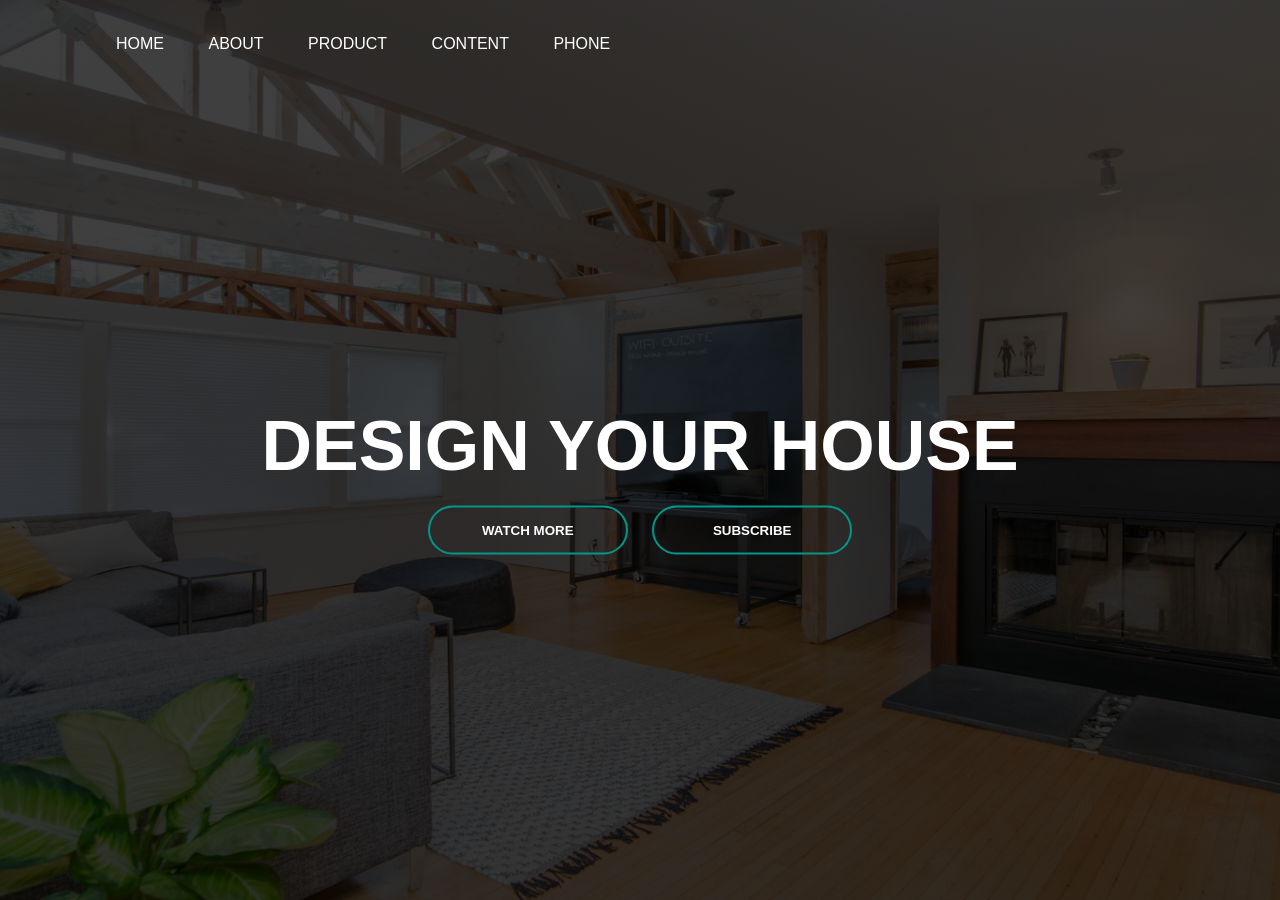
<file: 02-)Home-Design/index.html>
<!DOCTYPE html>
<html lang="en">
<head>
    <meta charset="UTF-8">
    <meta name="viewport" content="width=device-width, initial-scale=1.0">
    <link rel="stylesheet" href="style.css">
    <title>Home Design</title>
    <link rel="stylesheet" href="https://logowik.com/home-improvement-logo-vector-56216.html">
    
</head>
<body>
    <div class="banner">
        <div class="navbar">
            <ul>
                <li><a href="#">home</a></li>
                <li><a href="#">about</a></li>
                <li><a href="#">product</a></li>
                <li><a href="#">content</a></li>
                <li><a href="#">phone</a></li>
            </ul>
        </div>
        <div class="content">
            <h1>DESIGN YOUR HOUSE</h1>

            <div>
                <button type="button" ><span></span>WATCH MORE</button>
                <button type="button" ><span></span>SUBSCRIBE</button>
            </div>
        </div>
    </div>
</body>
</html>
</file>
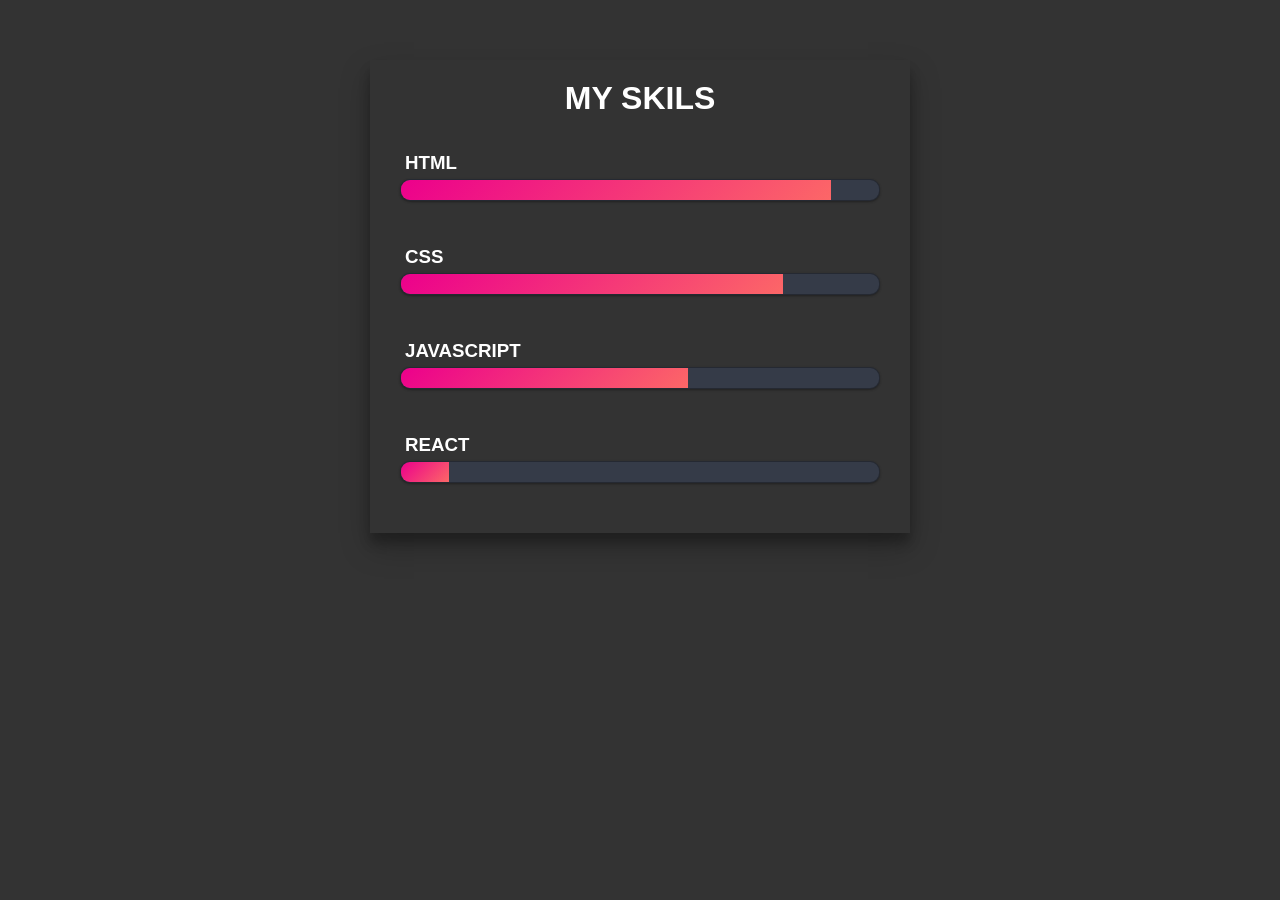
<file: 03-)Skils/index.html>
<!DOCTYPE html>
<html lang="en">

<head>
    <meta charset="UTF-8">
    <meta name="viewport" content="width=device-width, initial-scale=1.0">
    <title>Document</title>
    <style>
        * {
            margin: 0;
            padding: 0;
            list-style: none;
            font-family: sans-serif;
        }
    
        body {
            background-color: #333;
            text-transform: uppercase;
        }
    
        h1 {
            text-align: center;
        }
    
        h3 {
            margin: 5px;
        }
    
        .skils {
            width: 500px;
            margin: 60px auto;
            color: #fff;
            padding: 20px;
            box-shadow: 0 14px 28px rgba(0, 0, 0, 0.25), 0 10px 10px rgba(0, 0, 0, 0.22);
        }
        .skils li{
            margin: 20px 0;
            padding: 10px;
        }
        .bar{
            background: #353b48;
            display: block;
            height: 20px;
            border:1px solid rgba(0,0,0,0.3);
            border-radius:10px;
            overflow: hidden;
            box-shadow: 0 1px 3px rgba(0, 0, 0, 0.12), 0 1px 2px rgba(0, 0, 0, 0.24);
            transition: all 0.3s cubic-bezier(0.25,.8,.25,1);
        }
        .bar:hover{
            box-shadow:0 14px 28px rgba(0, 0, 0, 0.25), 0 10px 10px rgba(0, 0, 0, 0.24);
        }
        .bar span{
            height: 20px;
            float: left;
            background: linear-gradient(135deg,rgba(236,0,140,1)0%, rgba(252,103,103,1)100%);
        }
        .html{
            width: 90%;
            animation: html 3s;
        }
        .css{
            width: 80%;
            animation: css 3s;
        }
        .javascript{
            width: 60%;
            animation: javascript 3s;
        }
        .react{
            width: 10%;
            animation: react 3s;
        }
        @keyframes html{
            0%{
                width:0%;
            }
            100%{
                width: 90%;
            }
        }
        @keyframes css{
            0%{
                width:0%;
            }
            100%{
                width: 80%;
            }
        }
        @keyframes javascript{
            0%{
                width:0%;
            }
            100%{
                width: 60%;
            }
        }
        @keyframes react{
            0%{
                width:0%;
            }
            100%{
                width: 10%;
            }
        }
        
    </style>
</head>


<body>
    <div class="skils">
        <h1>My Skils</h1>

        <li>
            <h3>HTML</h3>
            <span class="bar"><span class="html"></span> </span>
        </li>
        <li>
            <h3>CSS</h3>
            <span class="bar"><span class="css"></span> </span>
        </li>
        <li>
            <h3>javascript</h3>
            <span class="bar"><span class="javascript"></span> </span>
        </li>
        <li>
            <h3>React</h3>
            <span class="bar"><span class="react"></span></span>
        </li>
    </div>

</body>

</html>
</file>
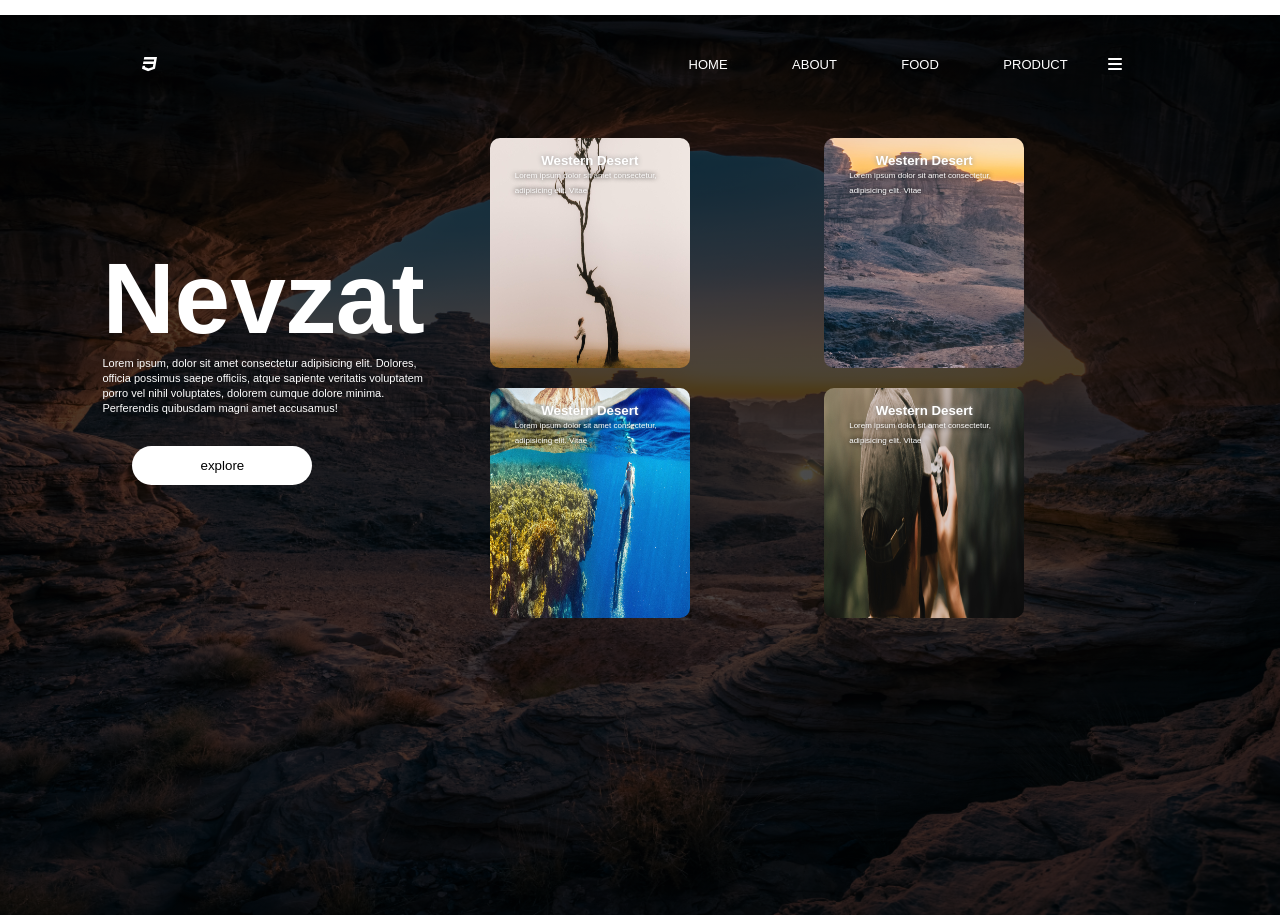
<file: 04-)Travel/index.html>
<!DOCTYPE html>
<html lang="en">
<head>
    <meta charset="UTF-8">
    <meta name="viewport" content="width=device-width, initial-scale=1.0">
    <title>Document</title>
    <link rel="stylesheet" href="https://cdnjs.cloudflare.com/ajax/libs/font-awesome/6.4.2/css/all.min.css">
    <style>
        *{
            padding: 0;
            margin: 0;
            font-family: sans-serif;
            color: #fff;
            list-style: none;
            box-sizing: border-box;

        }
        .container{
            background-image: linear-gradient(rgba(0,0,0,0.7),rgba(0,0,0,0.7)),url(./images/image2.png);
            background-repeat: no-repeat;
            background-size: cover;
            background-position: center;
            min-height: 100vh;
            width: 100%;
            height: auto;
            padding-right: 8%;
            padding-left: 8%;
        }
        .nav{
            height: 12%;
            display:flex;
            flex-direction: row;
            align-items: center;
            margin: 15px 0;
            padding: 40px;
        }
        #css{
            width: 50px;
            cursor: pointer;
        }
        #logo{
            width: 30px;
            cursor: pointer;
            margin-left: 40px;
        }
        nav{
            flex:1;
            text-align: right;
        }
        nav ul li{
            display: inline-block;
            margin-left: 60px;
        }
        ul li a{
            text-decoration: none;
            font-size: 13px;
            text-transform: uppercase;
        }
        .row{
            display: flex;
            flex-direction: row;
            height: 88%;
            align-items: center;
            
        }
        .col1{
            flex-basis: 50%;    
        }
        .col1{
            height: auto;
        }

        h1{
            font-size: 100px;
        }
        p{
            font-size: 11px;
            line-height:15px ;
        }
        button{
            width:180px ;
            padding: 12px 0;
            background: #fff;
            border: 0;
            outline: none;
            border-radius:20px;
            margin: 30px;
            color: black;
        }
        .card{
            width: 200px;
            height: 230px;
            display: inline-block;
            border-radius: 10px;
            padding: 15px 25px;
            cursor: pointer;
            margin: 10px 65px;
            background-position: center;
            background-image: url(./images/resim1.jpg);
            transition:transform 0.5s;
    
        }
        .card2{
            background-image:url(./images/image2.png);
        }
        .card3{
            background-image:url(./images/resim3.png);
        }
        .card4{
            background-image: url(./images/resim4.png);
        }
        .card:hover{
            transform: translateY(-10px);
        }
        h5{
            color: #fff;
            text-shadow: 0 0 5px #999;
            text-align: center;
        }
        .card p{
            text-shadow: 0 0 5px #000;
            font-size: 8px;
        }
        @media screen and (max-width:960px){
            .nav ul{
                display: flex;
                flex-direction: column;
                align-items:center;
            }
            .nav ul li{
                margin: 6px 0;
            }

            .row{
                flex-direction: column;
            }
        .col2{
            text-align: center;
        }
        .card{
            width: 150px;
            height: 180px;
        }
        }
    </style>
</head>

<body>
    
    <div class="container">
        <div class="nav">
            <i class="fa-brands fa-css3" id="css"></i>
       <nav>
        <ul>
            <li><a href="">home</a></li>
            <li><a href="">about</a></li>
            <li><a href="">food</a></li>
            <li><a href="">product</a></li>
        </ul>
       </nav>
            <i class="fa-solid fa-bars" id="logo"></i>
        </div>
        <div class="row">
            <div class="col1">
                <h1>Nevzat</h1>
                <p>Lorem ipsum, dolor sit amet consectetur adipisicing elit. Dolores, officia possimus saepe officiis, atque sapiente veritatis voluptatem porro vel nihil voluptates, dolorem cumque dolore minima. Perferendis quibusdam magni amet accusamus!</p>
                <button type="button">explore</button>
            </div>
            <div class="col2">
                <div class="card card1">
                    <h5>Western Desert</h5>
                    <p>Lorem ipsum dolor sit amet consectetur, adipisicing elit. Vitae </p>
                </div>
                <div class="card card2">
                    <h5>Western Desert</h5>
                    <p>Lorem ipsum dolor sit amet consectetur, adipisicing elit. Vitae </p>
                </div>
                <div class="card card3">
                    <h5>Western Desert</h5>
                    <p>Lorem ipsum dolor sit amet consectetur, adipisicing elit. Vitae </p>
                </div>
                <div class="card card4">
                    <h5>Western Desert</h5>
                    <p>Lorem ipsum dolor sit amet consectetur, adipisicing elit. Vitae </p>
                </div>
            </div>
        </div>
    </div>
  
</body>
</html>
</file>
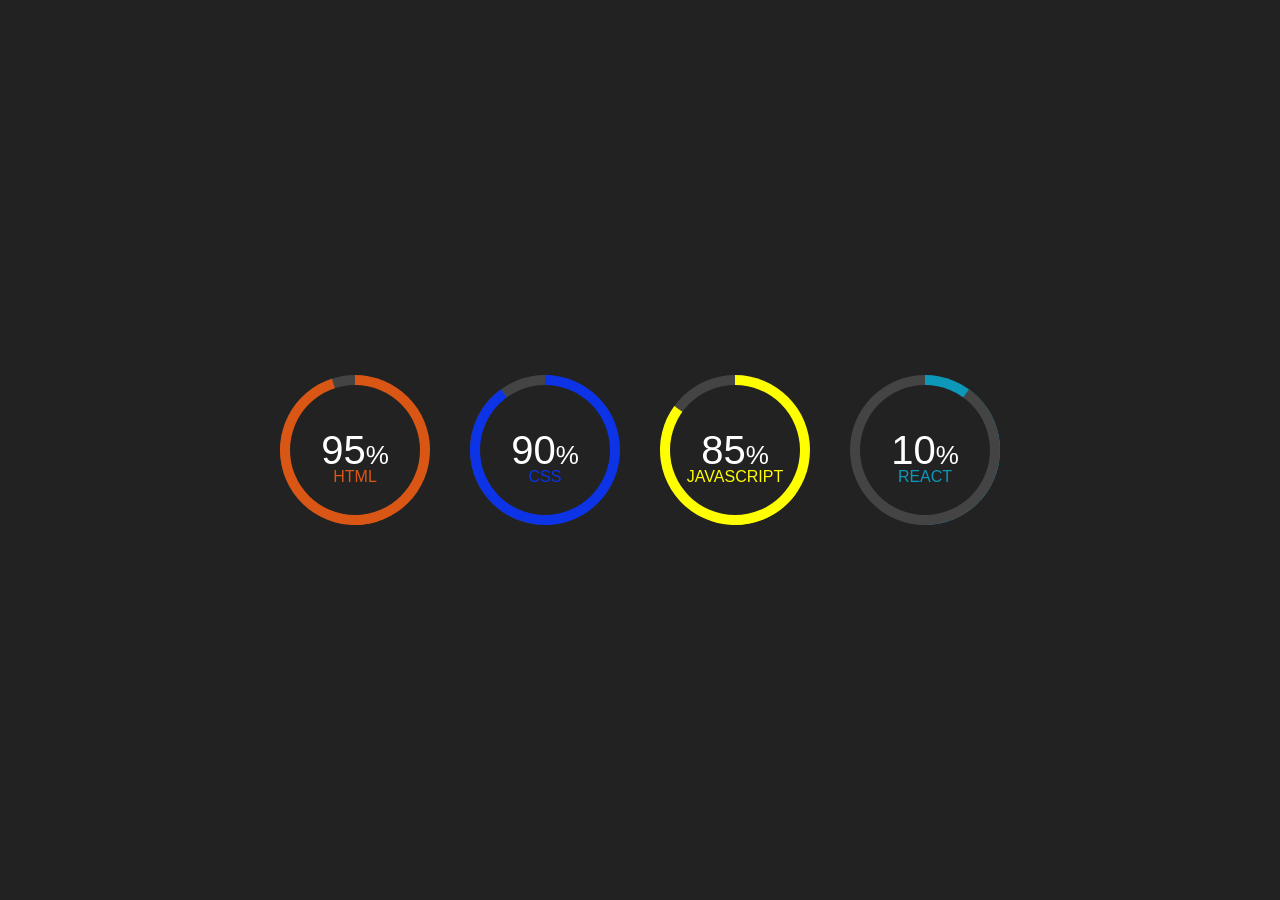
<file: 06-)Skils-2/index.html>
<!DOCTYPE html>
<html lang="en">
<head>
    <meta charset="UTF-8">
    <meta name="viewport" content="width=device-width, initial-scale=1.0">
    <title>Pure CSS progress</title>
    <style>
        *{
            margin:0;
            padding:0;
            font-family:sans-serif;
            box-sizing:border-box;
        }
        body{
            display:flex;
            justify-content:center;
            align-items:center;
            min-height:100vh;
            background:#222;
        }
        .container{
            position:relative;
            display:flex;
            justify-content:center;
            align-items:center;
            flex-wrap:wrap;
            gap:40px;
        }
        .container .progres{
            position:relative;
            width:150px;
            height:150px;
            border-radius:50%;
            color:#fff;
            background:#444 linear-gradient(to right, transparent 50%,var(--clr) 0)
        }
        .container .progres h3{
            position:absolute;
            top:50%;
            left:50%;
            transform: translate(-50%,-50%);
            font-size:2.5em;
            z-index:1;
            font-weight:500;
        }
        .container .progres h3 span{
            font-size:0.65em;
            font-weight:400;
        }
        .container .progres h4{
            position:absolute;
            top:62%;
            left:50%;
            transform:translate(-50%);
            z-index:1;
            font-weight:500;
            color:var(--clr);
            text-transform:uppercase;
        }
        .container .progres::before
        {
            content:'';
            display:block;
            height:100%;
            margin-left:50%;
            transform-origin:left;
            border-radius:0 100% 100% 0/50%;
        }
        .container .progres::after
        {
            content:'';
            position:absolute;
            inset:10px;
            border-radius:50%;
            background: #222;
        }
        .container .progres::before
        {
            background:var(--clr);
            transform:rotate(calc(((var(--i) - 50) * 0.01turn)))
        }
        .container .progres.less::before
        {
            background: #444;
            transform:rotate(calc(((var(--i) - 0) * 0.01turn)))
        }
    </style>
</head>
<body>
    <div class="container">
        <div class="progres" style="--i:95;--clr:#da5614;">
            <h3>95<span>%</span></h3>
            <h4>HTML</h4>
        </div>
        <div class="progres" style="--i:90;--clr:rgb(12, 52, 230);">
            <h3>90<span>%</span></h3>
            <h4>CSS</h4>
        </div>
        <div class="progres" style="--i:85;--clr:rgb(255,255,0)">
            <h3>85<span>%</span></h3>
            <h4>JavaScript</h4>
        </div>
        <div class="progres less" style="--i:10;--clr:#0D98BA">
            <h3>10<span>%</span></h3>
            <h4>React</h4>
        </div>
    </div>
</body>
</html>
</file>
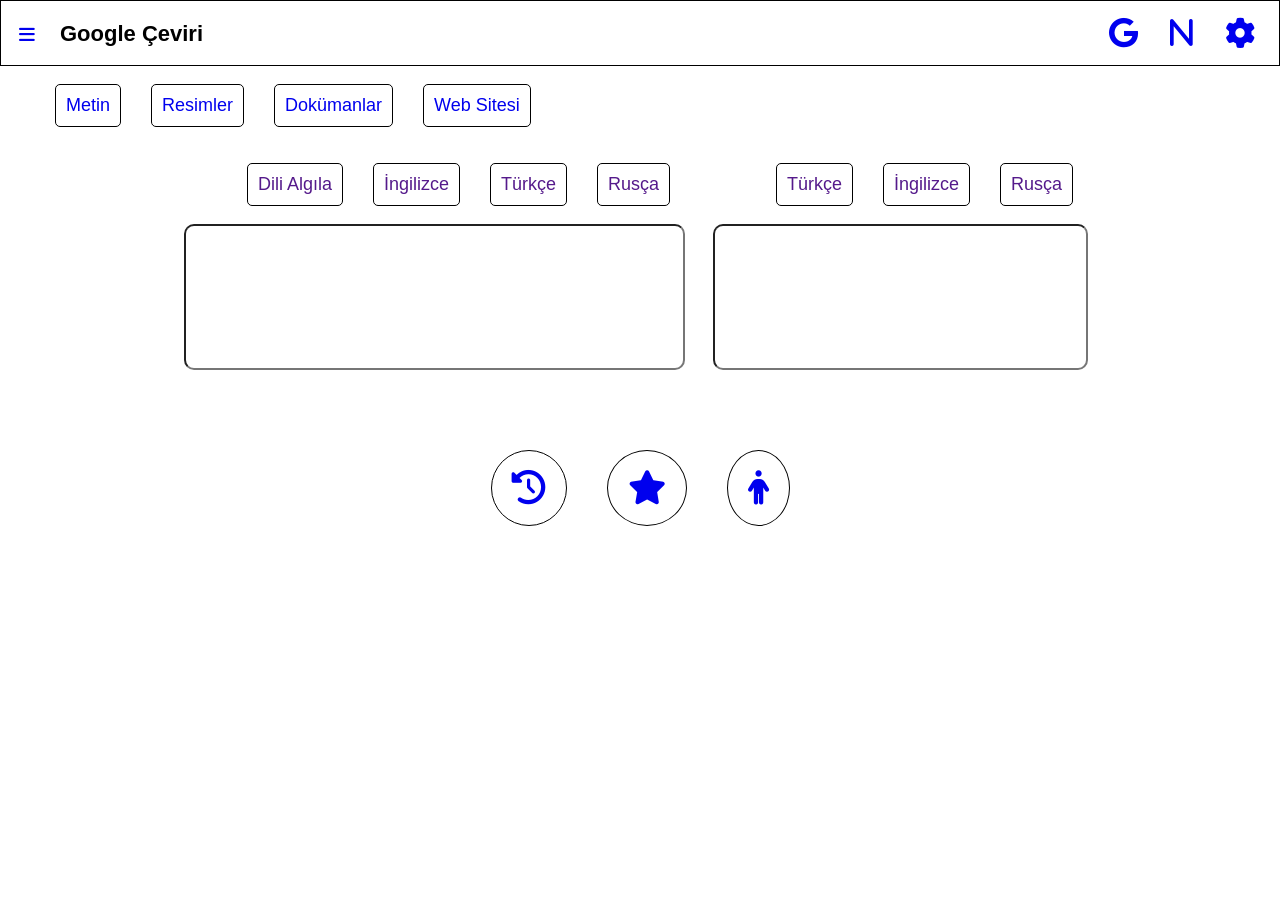
<file: 07-)Google-Translate-Clone/index.html>
<!DOCTYPE html>
<html lang="en">

<head>
  <meta charset="UTF-8">
  <meta name="viewport" content="width=device-width, initial-scale=1.0">
  <link rel="stylesheet" href="style.css">
  <link rel="stylesheet" href="https://cdnjs.cloudflare.com/ajax/libs/font-awesome/6.4.2/css/all.min.css">
  <title>Google Translate</title>
</head>

<body>
  <div class="header">
    <div class="left">
      <a href="#"><i class="fa-solid fa-bars"></i></a>
      <h3>Google Çeviri</h3>
    </div>
    <div class="right">
      <a href="#"><i class="fa-brands fa-google"></i></a>
      <a href="#"><i class="fa-solid fa-n"></i></a>
      <a href="#"><i class="fa-solid fa-gear"></i></a>
    </div>
  </div>

  <div class="title">
    <ul>
      <li><a href="#">Metin</a></li>
      <li><a href="#">Resimler</a></li>
      <li><a href="#">Dokümanlar</a></li>
      <li><a href="#">Web Sitesi</a></li>
    </ul>
  </div>

  <div class="subheader">
    <div class="leftheader">
      <ul>
        <li><a href="">Dili Algıla</a></li>
        <li><a href="">İngilizce</a></li>
        <li><a href="">Türkçe</a></li>
        <li><a href="">Rusça</a></li>
      </ul>
      <input id="input1" type="text">
    </div>
    <div class="rightheader">
      <ul>
        <li><a href="">Türkçe</a></li>
        <li><a href="">İngilizce</a></li>
        <li><a href="">Rusça</a></li>
      </ul>
      <input id="input2" type="text">
    </div>
  </div>
  <div class="footer">
    <a href="#"><i class="fa-solid fa-clock-rotate-left"></i></a>
    <a href="#"><i class="fa-solid fa-star"></i></a>
    <a href="#"><i class="fa-solid fa-person"></i></a>
  </div>
</body>

</html>
</file>
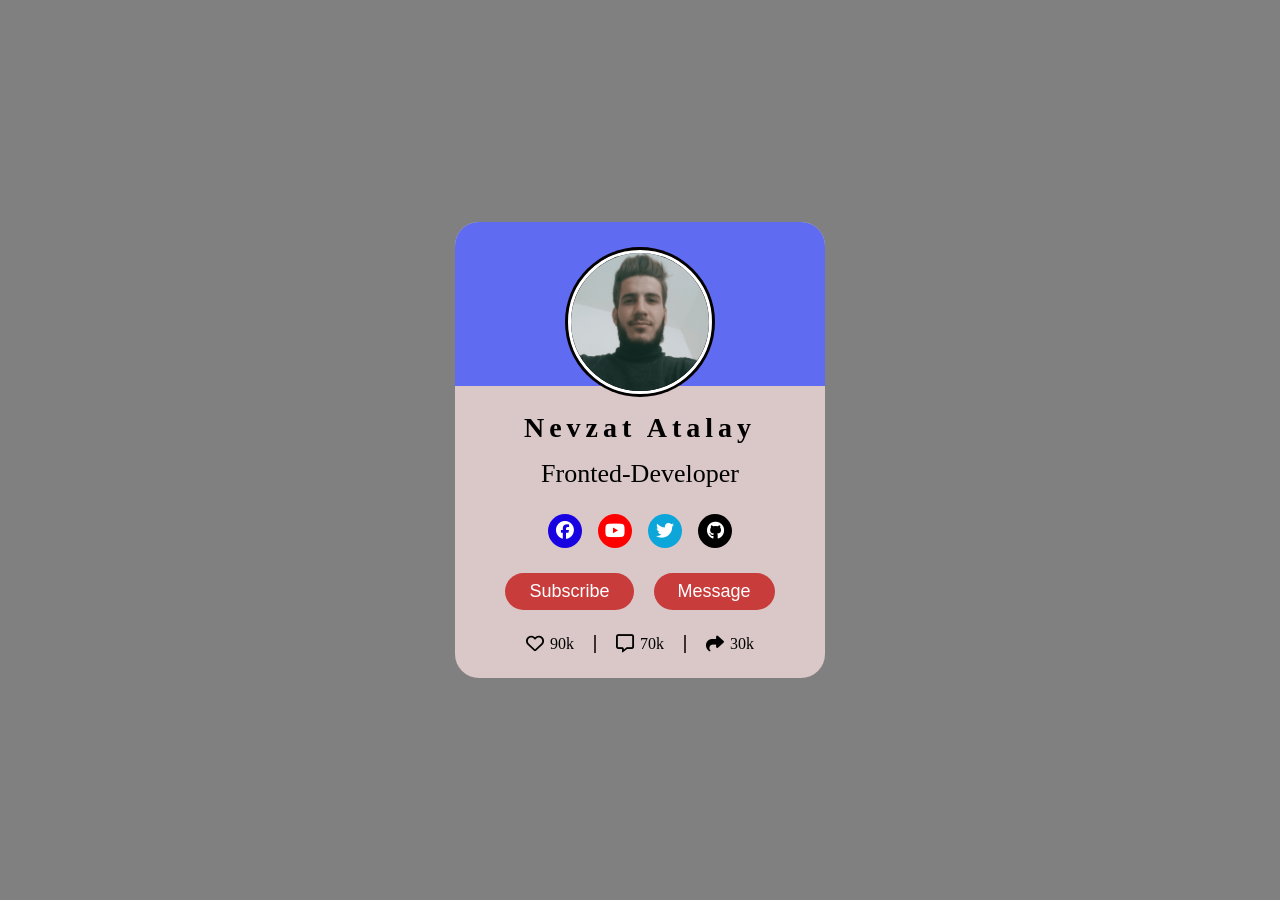
<file: 08-)Personal-Kard/index.html>
<!DOCTYPE html>
<html lang="en">

<head>
  <meta charset="UTF-8">
  <meta name="viewport" content="width=device-width, initial-scale=1.0">
  <link rel="stylesheet" href="style.css">
  <link rel="stylesheet" href="https://cdnjs.cloudflare.com/ajax/libs/font-awesome/6.4.2/css/all.min.css">
  <link rel="stylesheet" href="./style.css">
  <title>personal-kard</title>
</head>

<body>
    <div class="main">
      <div class="image">
        <img src="./images/image.jpg" alt="">
      </div>
      <div class="text">
        <span class="name">Nevzat Atalay</span>
        <span class="job">Fronted-Developer</span>
      </div>
      <div class="media-buttons">
       <a href="#" ><i class="fa-brands fa-facebook" style="background-color: rgb(25, 2, 226);"></i></a>
        <a href="#"><i class="fa-brands fa-youtube" style="background:red"></i></a>
       <a href="#"> <i class="fa-brands fa-twitter" style="background:rgb(12, 166, 218) "></i></a>
       <a href="#"> <i class="fa-brands fa-github" style="background: black "></i></a>
      </div>
      <div class="buttons">
         <button>Subscribe</button>
         <button>Message</button>
      </div>
      <div class="analitics">
        <div class="data">
          <i class="fa-regular fa-heart"></i>
          <span>90k</span>
        </div>
             <div class="data">
               <i class="fa-regular fa-message"></i>
          <span>70k</span>
        </div>
             <div class="data">
               <i class="fa-solid fa-share"></i>
          <span>30k</span>
        </div>
      </div>
    </div>
</body>
</html>
</file>
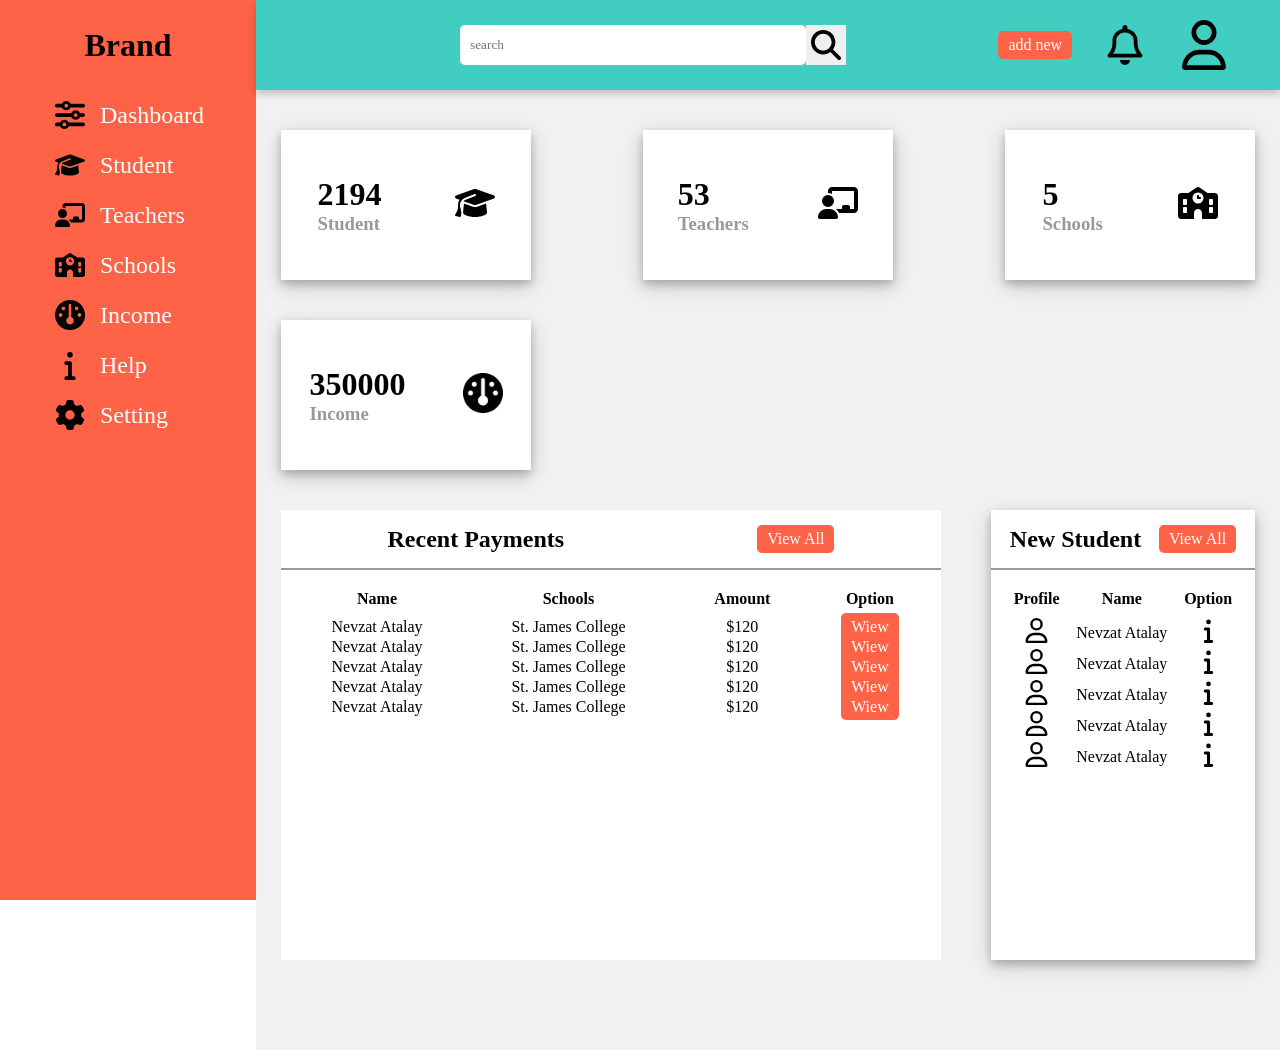
<file: 09-)Admin-Panel/index.html>
<!DOCTYPE html>
<html lang="en">
<head>
    <meta charset="UTF-8">
    <meta name="viewport" content="width=device-width, initial-scale=1.0">
    <title>Document</title>
    <link rel="stylesheet" href="style.css">
</head>
<body>
    <div class="side-menu">
        <div class="brand-name">
            <h1>Brand</h1>
        </div>
        <ul>
            <li> <img src="./image/sliders-solid.svg" alt=""><span>Dashboard</span></li>
            <li> <img src="./image/graduation-cap-solid.svg" alt=""><span>Student</span></li>
            <li> <img src="./image/chalkboard-user-solid.svg" alt=""><span>Teachers</span></li>
            <li> <img src="./image/school-solid.svg" alt=""><span>Schools</span></li>
            <li> <img src="./image/dash.png" alt=""><span>Income</span></li>
            <li> <img src="./image/info-solid.svg" alt=""><span>Help</span></li>
            <li> <img src="./image/gear-solid.svg" alt=""><span>Setting</span></li>
        </ul>
    </div>
    <div class="container">
        <div class="header">
            <div class="nav">
                <div class="search">
                    <input type="text" placeholder="search">
                    <button type="submit"><img src="./image/magnifying-glass-solid.svg" alt=""></button>
                </div>
                <div class="user">
                    <a href="#" class="btn">add new</a>
                    <img src="./image/bell-regular.svg" alt="./">
                   <div class="image-case">
                     <img src="./image/user-regular.svg" alt="">
                   </div>
                </div>
            </div>
        </div>
        <div class="content">
          <div class="cards">
            <div class="card">
              <div class="box">
                <h1>2194</h1>
                <h3>Student</h3>
              </div>
              <div class="icon-case">
                <img src="./image/graduation-cap-solid.svg" width="40" height="40" alt="">
              </div>
            </div>
            <div class="card">
              <div class="box">
                <h1>53</h1>
                <h3>Teachers</h3>
              </div>
              <div class="icon-case">
                <img src="./image/chalkboard-user-solid.svg" width="40" height="40" alt="">
              </div>
            </div> <div class="card">
              <div class="box">
                <h1>5</h1>
                <h3>Schools</h3>
              </div>
              <div class="icon-case">
                <img src="./image/school-solid.svg" width="40" height="40" alt="">
              </div>
            </div> <div class="card">
              <div class="box">
                <h1>350000</h1>
                <h3>Income</h3>
              </div>
              <div class="icon-case">
                <img src="./image/dash.png" width="40" height="40" alt="">
              </div>
            </div>
          </div>
          <div class="content-2">
              <div class="recent-payments">
                <div class="title">
                  <h2>Recent Payments</h2>
                  <a href="#" class="btn">View All</a>
                </div>
                <table>
                  <tr>
                    <th>Name</th>
                    <th>Schools</th>
                    <th>Amount</th>
                    <th>Option</th>
                  </tr>
                  <tr>
                    <td>Nevzat Atalay</td>
                    <td>St. James College</td>
                    <td>$120</td>
                    <td><a href="#" class="btn">Wiew</a></td>
                  </tr>
                  <tr>
                    <td>Nevzat Atalay</td>
                    <td>St. James College</td>
                    <td>$120</td>
                    <td><a href="#" class="btn">Wiew</a></td>
                  </tr> <tr>
                    <td>Nevzat Atalay</td>
                    <td>St. James College</td>
                    <td>$120</td>
                    <td><a href="#" class="btn">Wiew</a></td>
                  </tr> <tr>
                    <td>Nevzat Atalay</td>
                    <td>St. James College</td>
                    <td>$120</td>
                    <td><a href="#" class="btn">Wiew</a></td>
                  </tr> <tr>
                    <td>Nevzat Atalay</td>
                    <td>St. James College</td>
                    <td>$120</td>
                    <td><a href="#" class="btn">Wiew</a></td>
                  </tr>
                </table>
              </div>
              <div class="new-students">
                 <div class="title">
                   <h2>New Student</h2>
                   <a href="#" class="btn">View All</a>
                 </div>      
                 <table>
                  <tr>
                    <th>Profile</th>
                    <th>Name</th>
                    <th>Option</th>
                  </tr>
                  <tr>
                    <td><img src="./image/user-regular.svg" alt=""></td>
                    <td>Nevzat Atalay</td>
                    <td><img src="./image/info-solid.svg" alt=""></td>
                  </tr>
                  <tr>
                    <td><img src="./image/user-regular.svg" alt=""></td>
                    <td>Nevzat Atalay</td>
                    <td><img src="./image/info-solid.svg" alt=""></td>
                  </tr> 
                  <tr>
                    <td><img src="./image/user-regular.svg" alt=""></td>
                    <td>Nevzat Atalay</td>
                    <td><img src="./image/info-solid.svg" alt=""></td>
                  </tr> 
                  <tr>
                    <td><img src="./image/user-regular.svg" alt=""></td>
                    <td>Nevzat Atalay</td>
                    <td><img src="./image/info-solid.svg" alt=""></td>
                  </tr> 
                  <tr>
                    <td><img src="./image/user-regular.svg" alt=""></td>
                    <td>Nevzat Atalay</td>
                    <td><img src="./image/info-solid.svg" alt=""></td>
                  </tr>
                 </table>
              </div>
          </div>
        </div>
    </div>
</body>
</html>
</file>
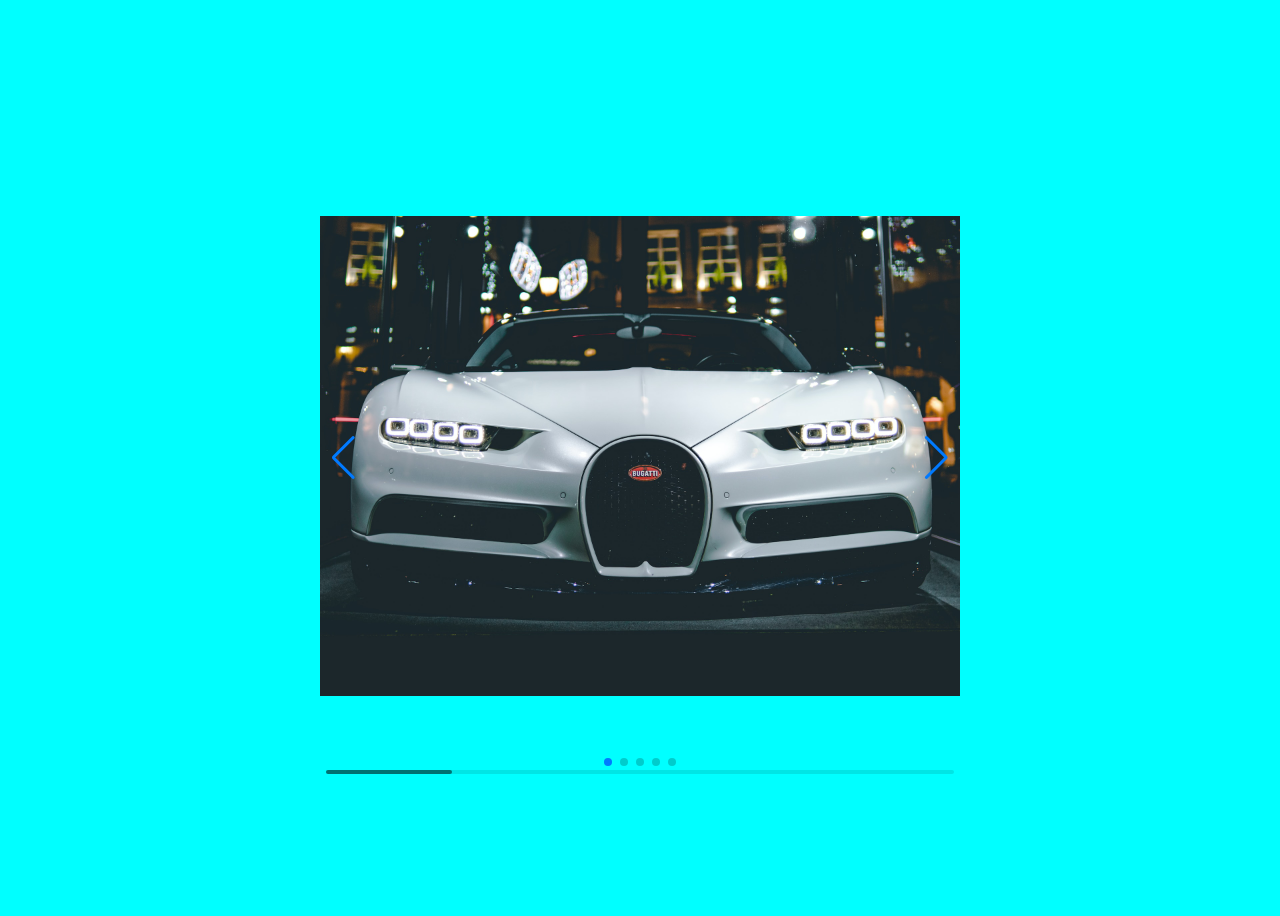
<file: 10-)Slider-Menu/index.html>
<!DOCTYPE html>
<html lang="en">

<head>
    <meta charset="UTF-8">
    <meta name="viewport" content="width=device-width, initial-scale=1.0">
    <title>Document</title>
    <link rel="stylesheet" href="https://cdn.jsdelivr.net/npm/swiper@11/swiper-bundle.min.css" />

    <style>
        body{
            background-color: aqua;
            height: 100vh;
            display: flex;
            align-items: center;
            justify-content: center;
        }
        .swiper {
            width: 50vw;
            height: 50vw;
        }
        .swiper-slide{
          display: flex;
          align-items: center;
        }
         img {
            width: 100%;
            height: auto;
            object-fit: cover;
        }
    </style>
</head>

<body>
    <section class="slider-container">
        <div class="container">
            <div class="swiper card_slider">
                <div class="swiper-wrapper">
                    <div class="swiper-slide">
                        <div class="imege-box">
                            <img src="./images/car1.jpg" alt="">
                        </div>
                    </div>
                    <div class="swiper-slide">
                        <div class="imege-box">
                            <img src="./images/car2.jpg" alt="">
                        </div>
                    </div>
                    <div class="swiper-slide">
                        <div class="imege-box">
                            <img src="./images/car3.jpg" alt="">
                        </div>
                    </div>
                    <div class="swiper-slide">
                        <div class="imege-box">
                            <img src="./images/car4.jpg" alt="">
                        </div>
                    </div>
                    <div class="swiper-slide">
                        <div class="imege-box">
                            <img src="./images/car5.jpg" alt="">
                        </div>
                    </div>

                    ...
                </div>
                <!-- If we need pagination -->
                <div class="swiper-pagination"></div>

                <!-- If we need navigation buttons -->
                <div class="swiper-button-prev"></div>
                <div class="swiper-button-next"></div>

                <!-- If we need scrollbar -->
                <div class="swiper-scrollbar"></div>
            </div>

        </div>
    </section>
    <script src="https://cdn.jsdelivr.net/npm/swiper@11/swiper-bundle.min.js"></script>
    <script type="text/javascript"></script>
    <script>
        var swiper = new Swiper('.card_slider', {
            // Optional parameters
            direction: 'horizontal',
            loop: true,

            // If we need pagination
            pagination: {
                el: '.swiper-pagination',
            },

            // Navigation arrows
            navigation: {
                nextEl: '.swiper-button-next',
                prevEl: '.swiper-button-prev',
            },

            // And if we need scrollbar
            scrollbar: {
                el: '.swiper-scrollbar',
            },
        });
    </script>
</body>

</html>
</file>
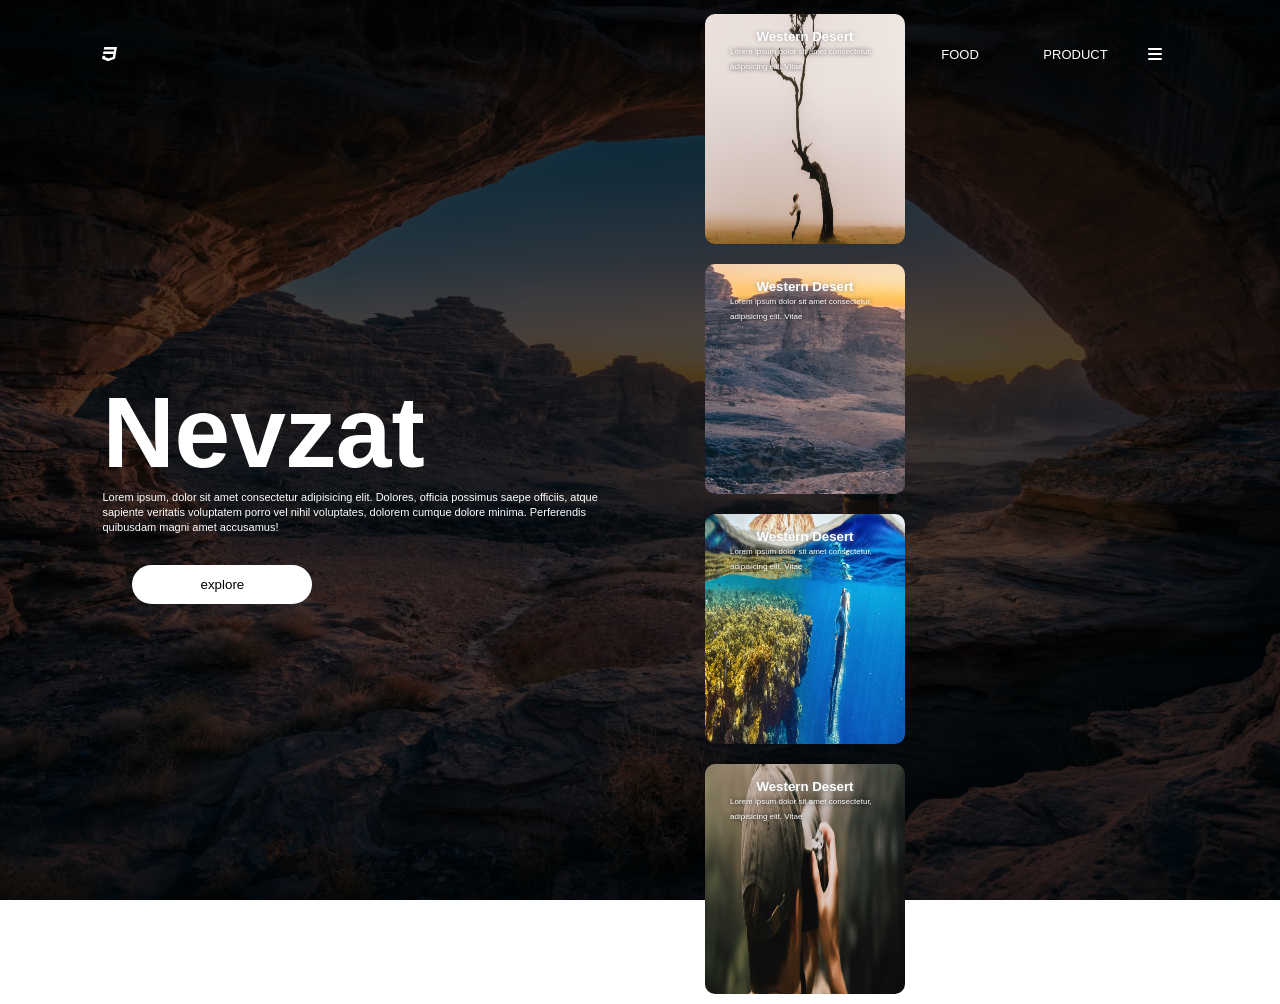
<file: 4-)Travel/index.html>
<!DOCTYPE html>
<html lang="en">
<head>
    <meta charset="UTF-8">
    <meta name="viewport" content="width=device-width, initial-scale=1.0">
    <title>Document</title>
    <link rel="stylesheet" href="https://cdnjs.cloudflare.com/ajax/libs/font-awesome/6.4.2/css/all.min.css">
    <style>
        *{
            padding: 0;
            margin: 0;
            font-family: sans-serif;
            color: #fff;
            list-style: none;
            box-sizing: border-box;

        }
        .container{
            width: 100%;
            height: 100vh;
            background-image: linear-gradient(rgba(0,0,0,0.7),rgba(0,0,0,0.7)),url(./images/image2.png);
            background-repeat: no-repeat;
            background-size: cover;
            background-position: center;
            padding-right: 8%;
            padding-left: 8%;
        }
        .nav{
            height: 12%;
            display:flex;
            align-items: center;
        }
        #css{
            width: 50px;
            cursor: pointer;
        }
        #logo{
            width: 30px;
            cursor: pointer;
            margin-left: 40px;
        }
        nav{
            flex:1;
            text-align: right;
        }
        nav ul li{
            display: inline-block;
            margin-left: 60px;
        }
        ul li a{
            text-decoration: none;
            font-size: 13px;
            text-transform: uppercase;
        }
        .row{
            display: flex;
            height: 88%;
            align-items: center;
            
        }
        .col{
            flex-basis: 50%;    
            }
        h1{
            font-size: 100px;
        }
        p{
            font-size: 11px;
            line-height:15px ;
        }
        button{
            width:180px ;
            padding: 12px 0;
            background: #fff;
            border: 0;
            outline: none;
            border-radius:20px;
            margin: 30px;
            color: black;
        }
        .card{
            width: 200px;
            height: 230px;
            display: inline-block;
            border-radius: 10px;
            padding: 15px 25px;
            cursor: pointer;
            margin: 10px 65px;
            background-position: center;
            background-image: url(./images/resim1.jpg);
            transition:transform 0.5s;
    
        }
        .card2{
            background-image:url(./images/image2.png);
        }
        .card3{
            background-image:url(./images/resim3.png);
        }
        .card4{
            background-image: url(./images/resim4.png);
        }
        .card:hover{
            transform: translateY(-10px);
        }
        h5{
            color: #fff;
            text-shadow: 0 0 5px #999;
            text-align: center;
        }
        .card p{
            text-shadow: 0 0 5px #000;
            font-size: 8px;
        }
    </style>
</head>

<body>
    
    <div class="container">
        <div class="nav">
            <i class="fa-brands fa-css3" id="css"></i>
       <nav>
        <ul>
            <li><a href="">home</a></li>
            <li><a href="">about</a></li>
            <li><a href="">food</a></li>
            <li><a href="">product</a></li>
        </ul>
       </nav>
            <i class="fa-solid fa-bars" id="logo"></i>
        </div>
        <div class="row">
            <div class="col">
                <h1>Nevzat</h1>
                <p>Lorem ipsum, dolor sit amet consectetur adipisicing elit. Dolores, officia possimus saepe officiis, atque sapiente veritatis voluptatem porro vel nihil voluptates, dolorem cumque dolore minima. Perferendis quibusdam magni amet accusamus!</p>
                <button type="button">explore</button>
            </div>
            <div class="col">
                <div class="card card1">
                    <h5>Western Desert</h5>
                    <p>Lorem ipsum dolor sit amet consectetur, adipisicing elit. Vitae </p>
                </div>
                <div class="card card2">
                    <h5>Western Desert</h5>
                    <p>Lorem ipsum dolor sit amet consectetur, adipisicing elit. Vitae </p>
                </div>
                <div class="card card3">
                    <h5>Western Desert</h5>
                    <p>Lorem ipsum dolor sit amet consectetur, adipisicing elit. Vitae </p>
                </div>
                <div class="card card4">
                    <h5>Western Desert</h5>
                    <p>Lorem ipsum dolor sit amet consectetur, adipisicing elit. Vitae </p>
                </div>
            </div>
        </div>
    </div>
  
</body>
</html>
</file>
<file: 02-)Home-Design/style.css>
* {
    margin: 0;
    padding: 0;
    font-family: sans-serif;
}

.banner {
    width: 100%;
    height: 100vh;
    background-image: linear-gradient(rgba(0, 0, 0, 0.75), rgba(0, 0, 0, 0.75)), url(./images/image.png);
    background-size: cover;
    background-position: center;
}

.navbar {
    width: 85%;
    margin: auto;
    padding: 35px;
    display: flex;
    align-items: center;
    justify-content: space-between;
}

.logo {
    width: 120px;
    cursor: pointer;
}

.navbar ul li {
    list-style: none;
    display: inline-block;
    margin: 0 20px;
    position: relative;
}

.navbar ul li a {
    text-decoration: none;
    color: #fff;
    text-transform: uppercase;
}

.navbar ul li::after {
    content: " ";
    height: 3px;
    background: #009688;
    position: absolute;
    left: 0;
    bottom: -10px;
    transition:0.5s;
}

.navbar ul li:hover::after {
    width: 100%;
}
.content{
    width: 100%;
    position: absolute;
    top: 50%;
    transform: translateY(-50%);
    text-align: center;
    color: #fff;
}
.content h1{
    font-size: 70px;
    margin-top: 80px;
}
button{
    width: 200px;
    padding: 15px;
    text-align: center;
    margin: 20px 10px;
    border-radius: 25px;
    font-weight: bold;
    border: 2px solid #009688;
    background: transparent;
    color: #fff;
    cursor: pointer;
    position: relative;
    overflow: hidden;
}
span{
    background: #009688;
    height: 100%;
    width: 0;
    border-radius: 25px;
    position: absolute;
    left: 0;
    bottom: 0;
    z-index: -1;
    transition: 0.5s;
}
button:hover span{
    width: 100%;
}
button:hover{
    border: none;
}
</file>
<file: 07-)Google-Translate-Clone/style.css>
*{
    text-decoration: none;
    list-style: none;
    font-family: Arial, Helvetica, sans-serif;
    font-size: 18px;
}
body{
    margin: 0
}
.header{
    height: 48px;
    padding: 8px;
    display: flex;
    flex-direction: row;
    justify-content: space-between;
    border: 1px solid black;
}
.left{
    display: flex;
    align-items: center;
}
.header .left h3{
    height: 24px;
    width: 150px;
    margin: 0 15px;
    font-size: 22px;
}
.header .left a{
    font-size: 24px;
    padding: 10px;
}
.header .right{
    line-height: 24px;
    display: flex;
    align-items: center;
}
.header .right a{
    margin: 8px;
}
.header .right a i{
    margin: 8px;
    font-size: 30px;
}


/*------------------------------Header___And--------------------
*/
.subheader{
    display: flex;
    justify-content: space-between;  
    width: 70%;  
    margin-left: auto;
    margin-right: auto;
}
.subheader .leftheader{
    display: flex;
    flex-direction: column;
    align-items: end;
}

.subheader .rightheader{
    display: flex;
    flex-direction:column;
    align-items: end;
}
.subheader ul{
    display: flex;
    flex-wrap: wrap;
    margin-left:0px;
}
.subheader ul li{
    border: 1px solid black;
    padding: 10px;
    border-radius:5px;
    margin: 0 15px;
}
input{
    width: 100%;
    height: 140px;
    border-radius: 10px;
}
.title ul{
    display: flex;
}
.title ul li{
    border: 1px solid black;
    padding: 10px;
    margin: 0 15px;
    border-radius: 5px;
}

.footer{
    display: flex;
    justify-content: center;
    align-items: center;
    padding: 80px 0;
}
.footer a i{
    font-size: 34px;
    margin: 0 20px;
    border: 1px solid black;
    border-radius: 50%;
    padding: 20px;
}

/*_________________________________@media_________________________*/
@media screen and (max-width:1230px) {
    .title ul li{
        border: 1px solid black;
        padding: 7px;
        margin: 10px;
    }
    .subheader{
     flex-direction:column;
    }
    .subheader ul li{
     border: 1px solid black;
     padding: 7px;
     border-radius:5px;
     margin: 0 10px;
 }
 .subheader .rightheader{
    align-items:start;
}
.subheader .leftheader{
    align-items:start;
}

 }

 @media screen and (max-width:768px) {
    .title ul li{
        border: 1px solid black;
        padding: 0px;
        margin: 5px;
    }
    .subheader ul li{
        border: 1px solid black;
        padding: 3px;
        border-radius:5px;
        margin: 0 3px;
    }
    .subheader .rightheader{
        align-items:end;
    }
    .subheader .leftheader{
        align-items:end;
    }
    .header .right a i{
        margin: 8px;
        font-size: 18px;
    }
    
 }
</file>
<file: 08-)Personal-Kard/style.css>
*{
  box-sizing: border-box;
  margin:0;
  padding: 0;
}
body{
  display: flex;
  align-items: center;
  justify-content: center;
  height: 100vh;
  background-color: grey;
}
.main{
  display: flex;
  justify-content: center;
  align-items: center;
  flex-direction: column;
  max-width: 370px;
  width: 100%;
  background:#DAC7C7;
  border-radius: 24px;
  padding: 25px;
  box-shadow: 0 5 10 rgba(248, 248, 248, 0.1);
  position: relative;
}
.main::before{
  content: "";
  position: absolute;
  top:0;
  height:36%;
  width: 100%;
  background-color: rgb(95, 107, 241);
  border-radius: 24px 24px 0 0;
}
.image {
  display: flex;
  flex-direction: column;
  position: relative;
  height: 150px;
  width: 150px;
  background-color: rgb(2, 0, 0);
  padding: 3px;
  border-radius: 50%;
  margin-bottom: 15px;


}
.image img{
  width: 100%;
  height: 100%;
  border-radius: 50%;
  object-fit: cover;
  object-position: 50% 38%;
  border: 3px solid #fff;
}
.main .text{
  display: flex;
  flex-direction: column;
  align-items: center;
  margin-bottom: 10px;
}
.text .name{
  font-size: 28px;
  font-weight: 900;
  letter-spacing: 5px;
  margin-bottom: 15px;
}
.text .job{
  font-size: 26px;
  font-weight: 400;
}
.main .media-buttons{
  display: flex;
  align-items: center;
  margin-top: 15px;
}
.media-buttons i{
  display: flex;
  align-items: center;
  justify-content: center;
  font-size: 18px;
  height: 34px;
  width: 34px;
  border-radius: 50%;
  margin: 0 8px;
  color: #fff;
  text-decoration: none;
}
.media-buttons a{
  text-decoration: none;
}
.main .buttons{
  display: flex;
  align-items: center;
  margin-top: 25px;
}
.buttons button{
  font-size: 18px;
  font-weight: 400;
  border: none;
  border-radius: 25px;
  margin:0 10px;
  padding: 8px 24px;
  background: rgb(201, 60, 60);
  color: #fff;
  transition:all 0.3 ease;
}
.buttons button:hover{
  background:rgb(17, 123, 223)
}
.main .analitics{
  display: flex;
  align-items: center;
  margin-top: 25px;
}
.analitics .data{
  display: flex;
  align-items: center;
  padding: 0 20px;
  border-right: 2px solid rgb(65, 46, 46);
}
.data i{
  font-size: 18px;
  margin-right: 6px;
}
.data:last-child{
  border-right: none;
}
</file>
<file: 09-)Admin-Panel/style.css>
*{
    margin: 0;
    padding: 0;
    box-sizing: border-box;
    font-family:Cambria, Cochin, Georgia, Times, 'Times New Roman', serif;
}
body{
    min-height: 100vh;
}
a{
    text-decoration: none;
}
li{
    list-style: none;
}
h1,
h2{
    color: black;
}
h3{
  color: #999;
}
.btn{
  background :tomato;
  color: #fff;
  padding: 5px 10px;
  text-align: center;
  border-radius: 5px;
}
.btn:hover{
  background:rgba(198, 209, 255, 0.57);
  color:white;
  padding: 3px 8px;
  border:2px solid red;
}
.title{
  display:flex ;
  align-items: center;
  justify-content: space-around;
  padding: 15px 10px;
  border-bottom: 2px solid #999;
}
table{
  padding: 10px;
}

tr,
th{
  text-align: center;
  padding: 8px;
  margin: 10px;
}
/*_______________________________global end______________________ */


/*______________________________side-*menu________________________*/


.side-menu{
    position: fixed;
    background-color: tomato;
    width: 20vw;
    min-height: 100vh;
    display: flex;
    flex-direction: column;
}
.side-menu .brand-name{
    height: 10vh;
    display: flex;
    align-items: center;
    justify-content: center;
}
.side-menu li{
  font-size: 24px;
  padding:10px 40px;
    color: white;
    display: flex;
    align-items: center;
}
.side-menu li img{
    width: 30px;
    height: 30px;
    margin: 0 15px;
}
.side-menu li:hover{
    background: white;
    color: tomato;
}

/*______________________________side-*menu end_________________*/

/*______________________________container________________________*/


.container{
  position: absolute;
  right: 0;
  width: 80vw;
  height: 100vh;
  background: hsla(175, 68%, 38%, 1)
}
.container .header{
  position: fixed;
  top: 0;
  right:0;
  width: 80vw;
  height:10vh;
  background: #41CDC2;
  display:flex;
  align-items: center;
  justify-content: center;
  box-shadow:0 4px 8px 0 rgba(0, 0, 0, 0.2);
  z-index: 1;
}
.container .header .nav{
  width: 90%;
  display: flex;
  align-items: center;
}
.container .header .nav .search{
  flex: 3;
  display: flex;
  justify-content: center;
}
.container .header .nav .search input[type=text]{
  border: none;
  background: #fff;
  padding: 10px;
  width: 50%;
  border-radius: 5px;
}
.container .header .nav .search button{
  width: 40px;
  height: 40px;
  border: none;
  display: flex;
  align-items: center;
  justify-content: center;
}
.container .header .nav .search button img{
  width: 30px;
  height: 30px;
  border: none;
}
.container .header .nav .user{
  flex: 1;
  display: flex;
  justify-content: space-between;
  align-items: center;
}
.container .header .nav .user img{
  width: 40px;
  height: 40px;
}
.container .header .nav .user .image-case{
  position: relative;
  width: 50px;
  height: 50px;;
}
.container .header .nav .user .image-case img{
  position: absolute;
  top: 0;
  left: 0;
  width: 100%;
  height: 100%;
}

.container .content{
  position: relative;
  margin-top: 10vh;
  min-height: 90vh;

  background-color: #f1f1f1
}

.container .content .cards{
  padding: 20px 15px;
  display:flex;
  align-items: center;
  justify-content: space-between;
  flex-wrap: wrap;
}
.container .content .cards .card{
  width: 250px;
  height: 150px;
  background: white;
  margin: 20px 10px;
  display: flex;
  align-items: center;
  justify-content: space-around;
  box-shadow: 0 4px 8px 0 rgba(0, 0, 0, 0.2), 0 6px 20px 0 rgba(0, 0, 0, 0.19);
}
.container .content .content-2{
  min-height: 60vh;
  display: flex;
  justify-content: center;
  align-items: flex-start;
  flex-wrap: wrap;
}
.container .content .content-2 .recent-payments{
  min-height: 50vh;
  flex: 5;
  background: white;
  margin: 0 25px 25px 25px;
  display: flex;
  flex-direction: column;
}
.container .content .content-2 .new-students{
  flex: 2;
  background: white;
  min-height: 50vh;
  margin: 0 25px;
  box-shadow: 0 4px 8px 0 rgba(0, 0, 0, 0.2) , 0 6px 20px 0 rgba(0, 0, 0, 0.19);
  display: flex;
  flex-direction: column;
}
.container .content .content-2 .new-students table td img{
  width: 25px;
  height: 25px;
}



/*______________________________Media________________________*/


@media screen and (max-width:1050px) {
    .side-menu li{
      font-size: 18px;
    }
}
@media screen and (max-width:940px){
  .side-menu li span{
    display:none;
  }
  .side-menu {
    align-items: center;
  }
  .side-menu li img{
    width: 40px;
    height: 40px;
  }
}
@media screen and (max-width:536px){
  .brand-name h1{

    font-size: 16px;
  }
  .container .content .cards{
    justify-content: center;
  }
  .side-menu li img{
    width: 30px;
    height: 30px;
  }
  .container .content .content-2 .recent-payments table th:nth-child(2),
  .container .content .content-2 .recent-payments table td:nth-child(2){
    display: none;
  }
}
</file>
